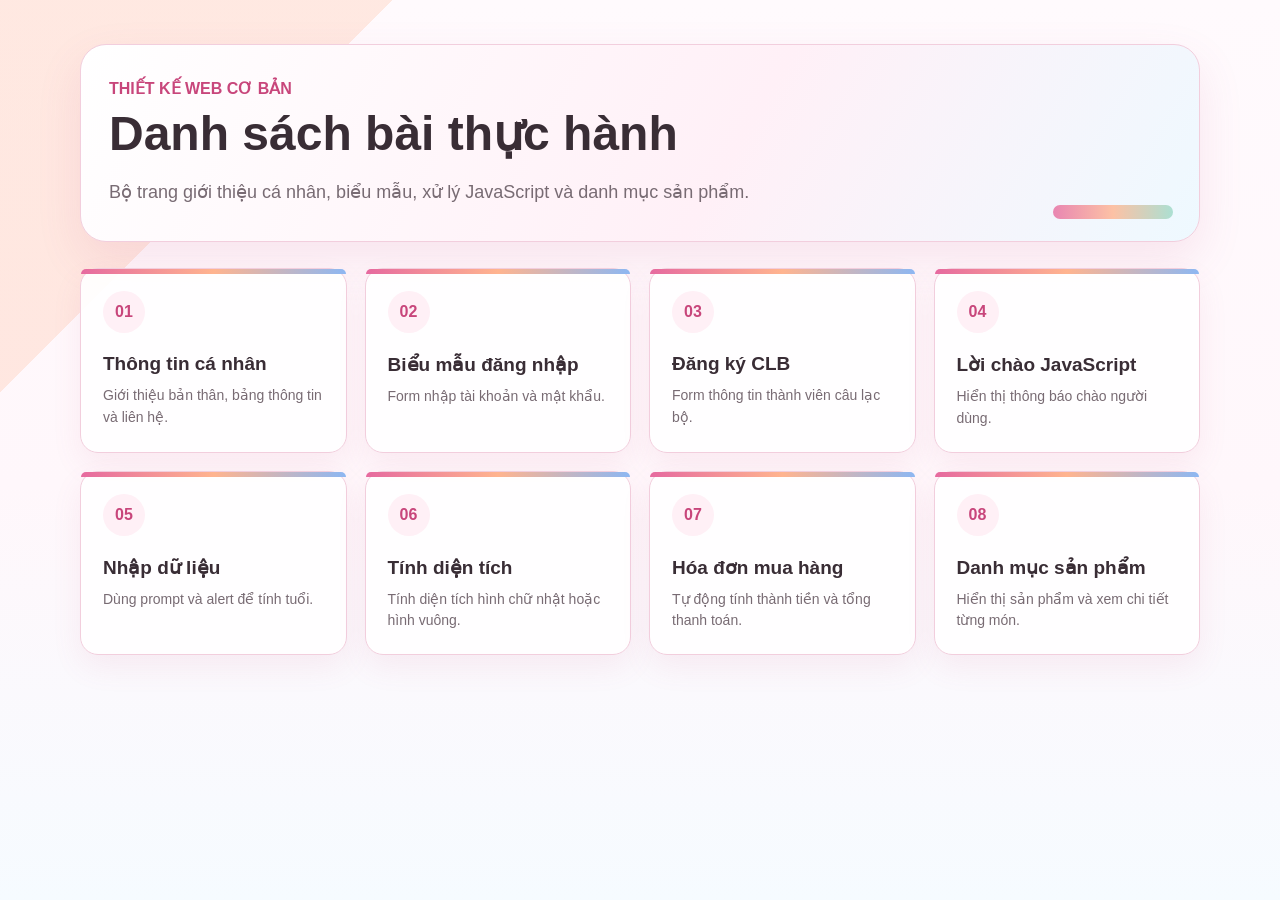
<file: index.html>
<!DOCTYPE html>
<html lang="vi">
<head>
    <meta charset="utf-8">
    <meta name="viewport" content="width=device-width, initial-scale=1.0">
    <title>Danh sách bài thực hành</title>
    <link rel="stylesheet" href="css/home.css">
</head>
<body>
    <main class="home">
        <section class="hero">
            <p class="eyebrow">Thiết kế web cơ bản</p>
            <h1>Danh sách bài thực hành</h1>
            <p class="summary">
                Bộ trang giới thiệu cá nhân, biểu mẫu, xử lý JavaScript và danh mục sản phẩm.
            </p>
        </section>

        <section class="lesson-grid" aria-label="Danh sách trang">
            <a class="lesson-card" href="html/page1.html">
                <span>01</span>
                <strong>Thông tin cá nhân</strong>
                <small>Giới thiệu bản thân, bảng thông tin và liên hệ.</small>
            </a>

            <a class="lesson-card" href="html/page2.html">
                <span>02</span>
                <strong>Biểu mẫu đăng nhập</strong>
                <small>Form nhập tài khoản và mật khẩu.</small>
            </a>

            <a class="lesson-card" href="html/page3.html">
                <span>03</span>
                <strong>Đăng ký CLB</strong>
                <small>Form thông tin thành viên câu lạc bộ.</small>
            </a>

            <a class="lesson-card" href="html/page4.html">
                <span>04</span>
                <strong>Lời chào JavaScript</strong>
                <small>Hiển thị thông báo chào người dùng.</small>
            </a>

            <a class="lesson-card" href="html/page5.html">
                <span>05</span>
                <strong>Nhập dữ liệu</strong>
                <small>Dùng prompt và alert để tính tuổi.</small>
            </a>

            <a class="lesson-card" href="html/page6.html">
                <span>06</span>
                <strong>Tính diện tích</strong>
                <small>Tính diện tích hình chữ nhật hoặc hình vuông.</small>
            </a>

            <a class="lesson-card" href="html/page7.html">
                <span>07</span>
                <strong>Hóa đơn mua hàng</strong>
                <small>Tự động tính thành tiền và tổng thanh toán.</small>
            </a>

            <a class="lesson-card" href="html/page8.html">
                <span>08</span>
                <strong>Danh mục sản phẩm</strong>
                <small>Hiển thị sản phẩm và xem chi tiết từng món.</small>
            </a>
        </section>
    </main>
</body>
</html>
</file>
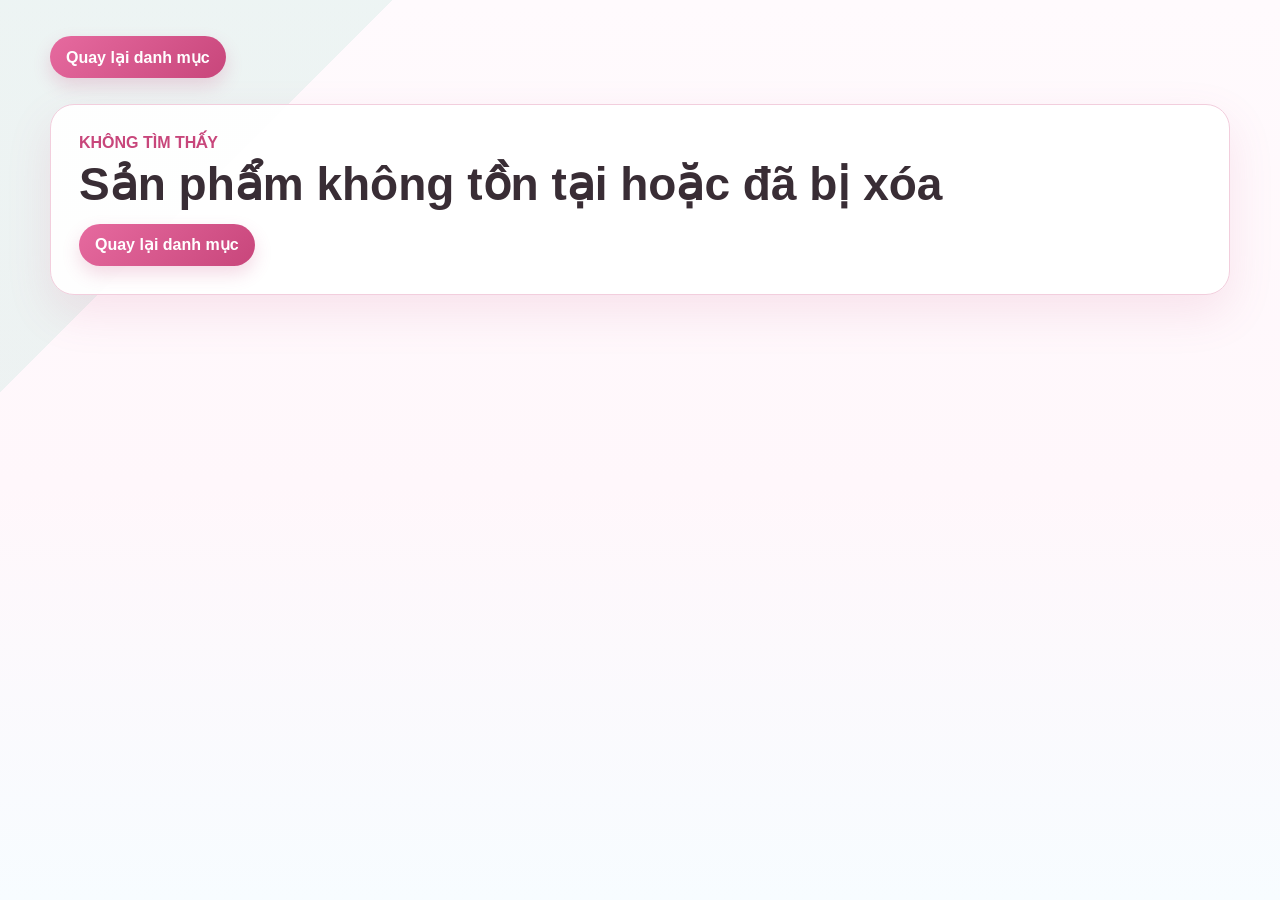
<file: html/chi-tiet.html>
<!DOCTYPE html>
<html lang="vi">
<head>
    <meta charset="utf-8">
    <meta name="viewport" content="width=device-width, initial-scale=1.0">
    <title>Chi tiết sản phẩm</title>
    <link rel="stylesheet" href="../css/style5.css">
</head>
<body>
    <main class="shop-page">
        <a href="page8.html" class="back-link">Quay lại danh mục</a>

        <section class="detail-card" id="container">
            <div class="detail-image">
                <img src="" alt="" id="image">
            </div>

            <div class="detail-info">
                <p class="eyebrow">Chi tiết sản phẩm</p>
                <h1 id="name"></h1>
                <p class="price" id="price"></p>
                <p class="description" id="description"></p>
            </div>
        </section>
    </main>

    <script src="../js/lib.js"></script>
    <script>
        const urlParams = new URLSearchParams(window.location.search);
        const productId = urlParams.get("masp");
        const foundProduct = products.find(obj => obj.id === productId);

        if (foundProduct) {
            document.getElementById("name").textContent = foundProduct.name;
            document.getElementById("price").textContent = foundProduct.price + " / sản phẩm";
            document.getElementById("description").innerHTML = foundProduct.description;
            document.getElementById("image").src = foundProduct.image;
            document.getElementById("image").alt = foundProduct.name;
        } else {
            document.getElementById("container").innerHTML = `
                <div class="empty-state">
                    <p class="eyebrow">Không tìm thấy</p>
                    <h1>Sản phẩm không tồn tại hoặc đã bị xóa</h1>
                    <a href="page8.html" class="button-link">Quay lại danh mục</a>
                </div>
            `;
        }
    </script>
</body>
</html>
</file>
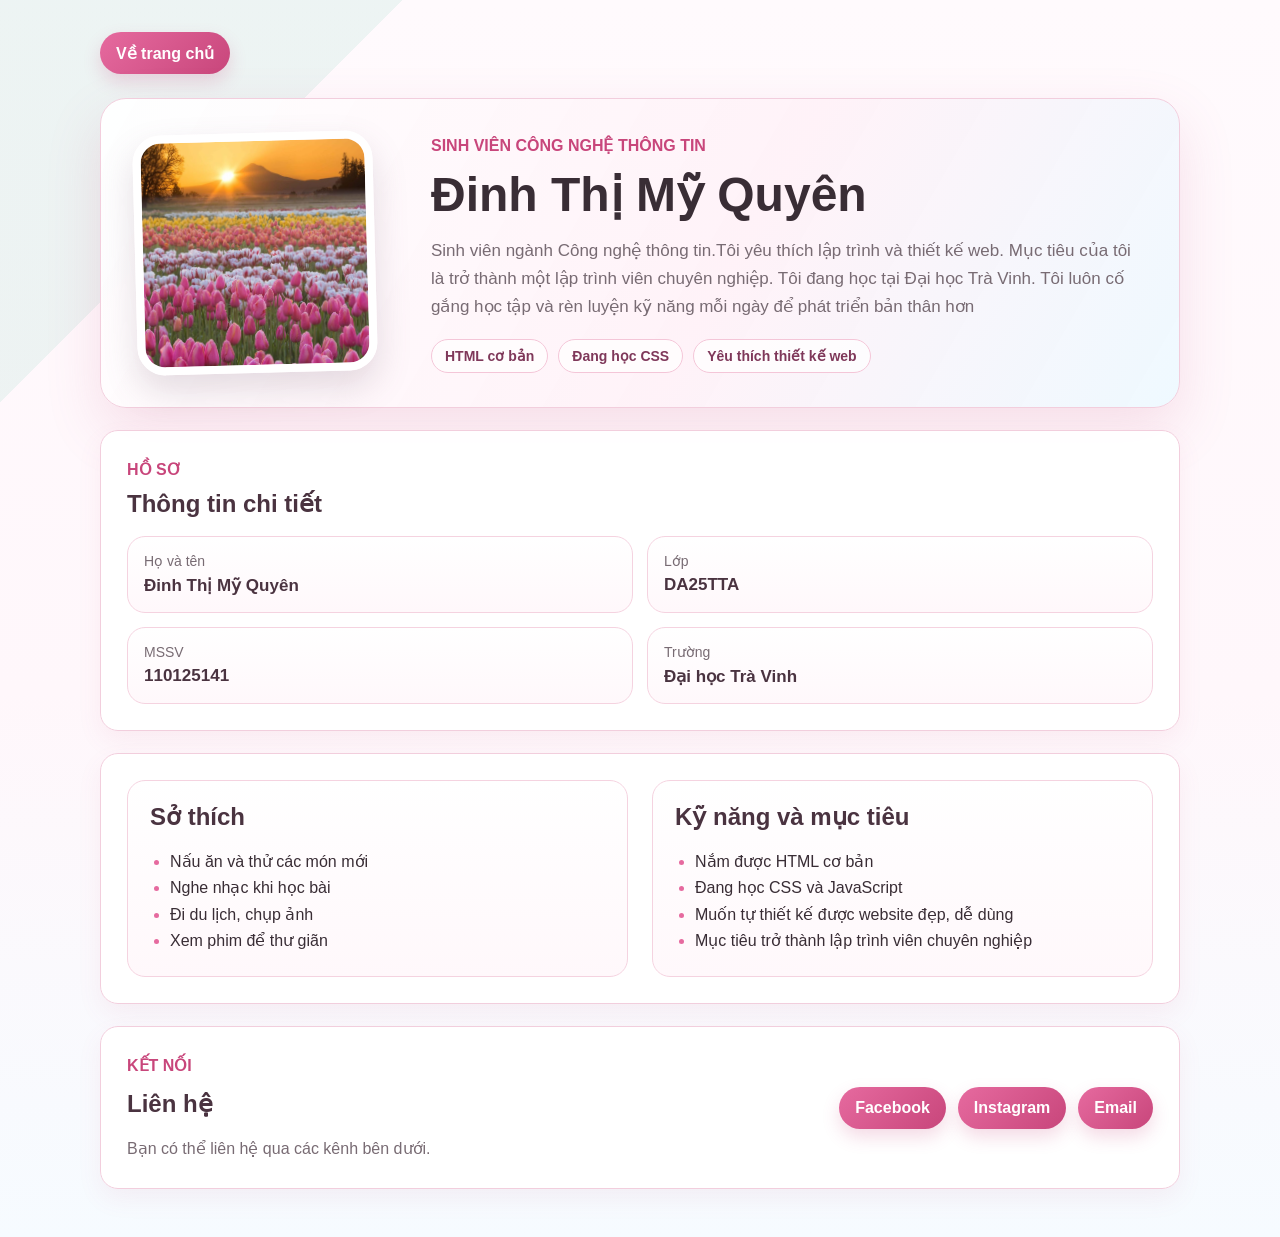
<file: html/page1.html>
<!DOCTYPE html>
<html lang="vi">

<head>
    <meta charset="utf-8">
    <meta name="viewport" content="width=device-width, initial-scale=1.0">
    <title>Trang thông tin cá nhân</title>
    <link rel="stylesheet" href="../css/style.css">
</head>

<body>
    <main class="container">
        <a class="back-link" href="../index.html">Về trang chủ</a>

        <section class="profile">
            <div class="profile-image">
                <img src="../assets/images/tulip.jpg" alt="Ảnh đại diện">
            </div>

            <div class="profile-content">
                <p class="eyebrow">Sinh viên Công nghệ thông tin</p>
                <h1>Đinh Thị Mỹ Quyên</h1>
                <p class="intro">
                    Sinh viên ngành Công nghệ thông tin.Tôi yêu thích lập trình và thiết kế web. Mục tiêu của tôi là trở
                    thành một lập trình viên chuyên nghiệp. Tôi đang học tại Đại học Trà Vinh. Tôi luôn cố gắng học tập
                    và rèn luyện kỹ năng mỗi ngày để phát triển bản thân hơn
                </p>

                <div class="profile-tags" aria-label="Điểm nổi bật">
                    <span>HTML cơ bản</span>
                    <span>Đang học CSS</span>
                    <span>Yêu thích thiết kế web</span>
                </div>
            </div>
        </section>

        <section class="section info-section">
            <div class="section-title">
                <p class="eyebrow">Hồ sơ</p>
                <h2>Thông tin chi tiết</h2>
            </div>

            <div class="info-grid">
                <div class="info-item">
                    <span>Họ và tên</span>
                    <strong>Đinh Thị Mỹ Quyên</strong>
                </div>
                <div class="info-item">
                    <span>Lớp</span>
                    <strong>DA25TTA</strong>
                </div>
                <div class="info-item">
                    <span>MSSV</span>
                    <strong>110125141</strong>
                </div>
                <div class="info-item">
                    <span>Trường</span>
                    <strong>Đại học Trà Vinh</strong>
                </div>
            </div>
        </section>

        <section class="section two-columns">
            <div class="soft-box">
                <h2>Sở thích</h2>
                <ul>
                    <li>Nấu ăn và thử các món mới</li>
                    <li>Nghe nhạc khi học bài</li>
                    <li>Đi du lịch, chụp ảnh</li>
                    <li>Xem phim để thư giãn</li>
                </ul>
            </div>

            <div class="soft-box">
                <h2>Kỹ năng và mục tiêu</h2>
                <ul>
                    <li>Nắm được HTML cơ bản</li>
                    <li>Đang học CSS và JavaScript</li>
                    <li>Muốn tự thiết kế được website đẹp, dễ dùng</li>
                    <li>Mục tiêu trở thành lập trình viên chuyên nghiệp</li>
                </ul>
            </div>
        </section>

        <section class="section contact-section">
            <div>
                <p class="eyebrow">Kết nối</p>
                <h2>Liên hệ</h2>
                <p class="contact-note">Bạn có thể liên hệ qua các kênh bên dưới.</p>
            </div>

            <div class="links">
                <a href="https://facebook.com" target="_blank" rel="noopener">Facebook</a>
                <a href="https://instagram.com" target="_blank" rel="noopener">Instagram</a>
                <a href="mailto:dinhthimyquyen950@gmail.com">Email</a>
            </div>
        </section>
    </main>
</body>

</html>
</file>
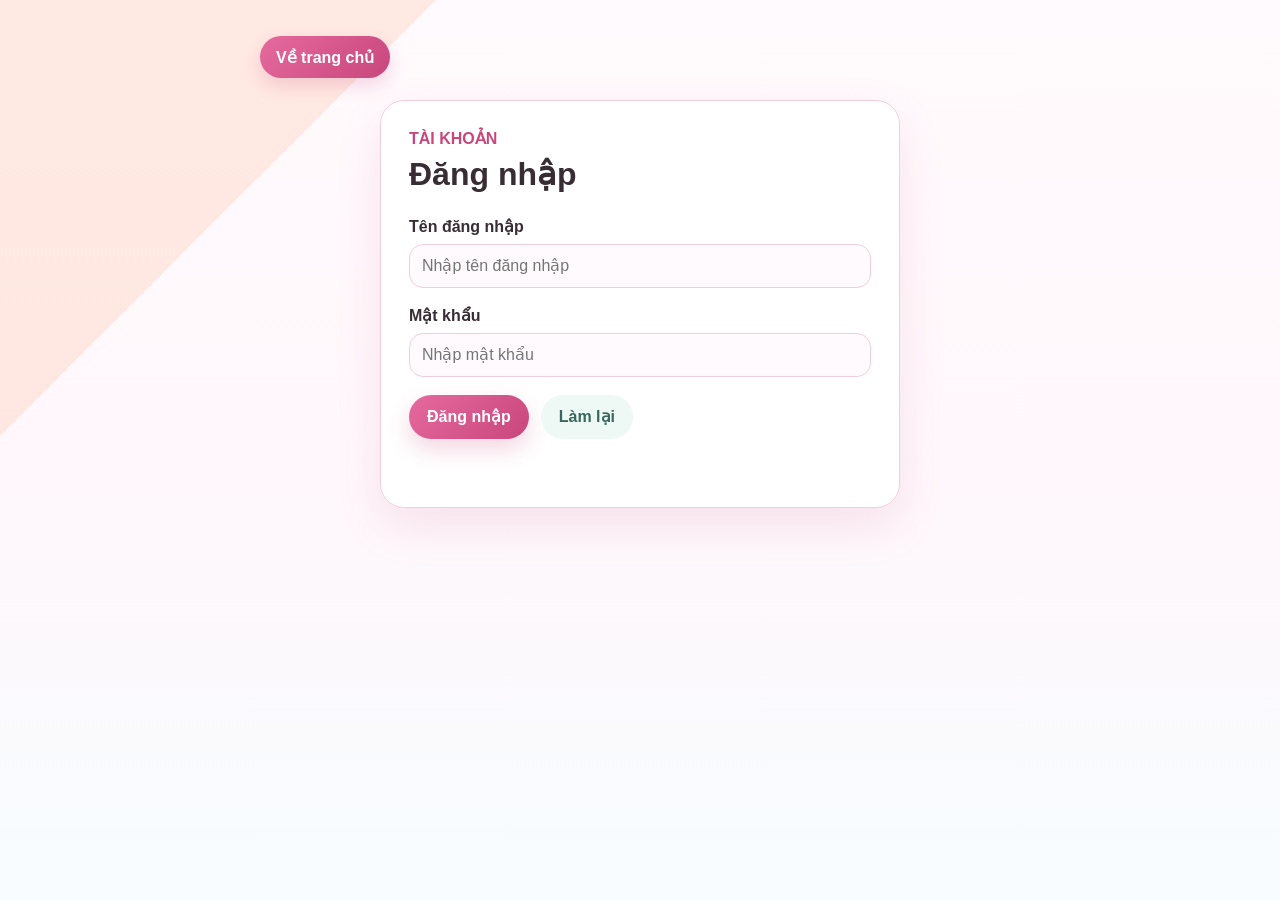
<file: html/page2.html>
<!DOCTYPE html>
<html lang="vi">
<head>
    <meta charset="utf-8">
    <meta name="viewport" content="width=device-width, initial-scale=1.0">
    <title>Biểu mẫu đăng nhập</title>
    <link rel="stylesheet" href="../css/style3.css">
</head>
<body>
    <main class="page">
        <a class="back-link" href="../index.html">Về trang chủ</a>

        <form class="form-card" id="frmLogin">
            <p class="eyebrow">Tài khoản</p>
            <h1>Đăng nhập</h1>

            <div class="form-group">
                <label for="txtUsername">Tên đăng nhập</label>
                <input class="form-control" type="text" id="txtUsername" name="txtUsername" placeholder="Nhập tên đăng nhập" required>
            </div>

            <div class="form-group">
                <label for="txtPassword">Mật khẩu</label>
                <input class="form-control" type="password" id="txtPassword" name="txtPassword" placeholder="Nhập mật khẩu" required>
            </div>

            <div class="form-actions">
                <button class="form-button primary" type="submit">Đăng nhập</button>
                <button class="form-button secondary" type="reset">Làm lại</button>
            </div>

            <p class="form-message" id="loginMessage" aria-live="polite"></p>
        </form>
    </main>

    <script>
        const loginForm = document.getElementById("frmLogin");
        const loginMessage = document.getElementById("loginMessage");

        loginForm.addEventListener("submit", function (event) {
            event.preventDefault();
            loginMessage.textContent = "Bạn đã nhập đầy đủ thông tin đăng nhập.";
        });

        loginForm.addEventListener("reset", function () {
            loginMessage.textContent = "";
        });
    </script>
</body>
</html>
</file>
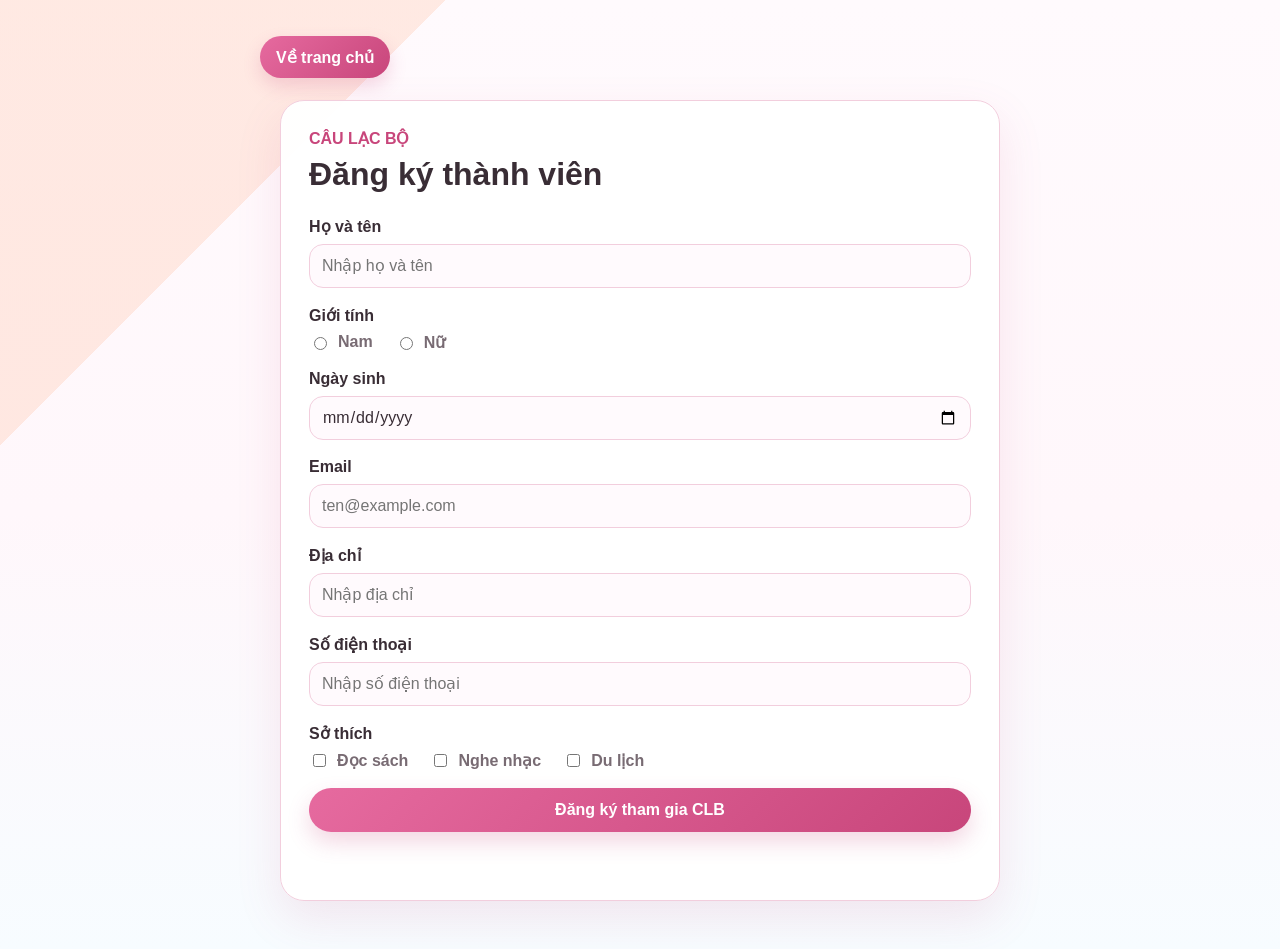
<file: html/page3.html>
<!DOCTYPE html>
<html lang="vi">
<head>
    <meta charset="utf-8">
    <meta name="viewport" content="width=device-width, initial-scale=1.0">
    <title>Form đăng ký CLB</title>
    <link rel="stylesheet" href="../css/style3.css">
</head>
<body>
    <main class="page">
        <a class="back-link" href="../index.html">Về trang chủ</a>

        <form class="form-card wide" id="frmDangki">
            <p class="eyebrow">Câu lạc bộ</p>
            <h1>Đăng ký thành viên</h1>

            <div class="form-group">
                <label for="txtUsername">Họ và tên</label>
                <input class="form-control" type="text" id="txtUsername" name="txtUsername" placeholder="Nhập họ và tên" required>
            </div>

            <div class="form-group">
                <span class="label-title">Giới tính</span>
                <div class="choice-row">
                    <label><input type="radio" name="gender" value="Nam" required> Nam</label>
                    <label><input type="radio" name="gender" value="Nữ"> Nữ</label>
                </div>
            </div>

            <div class="form-group">
                <label for="txtDate">Ngày sinh</label>
                <input class="form-control" type="date" id="txtDate" name="txtDate" required>
            </div>

            <div class="form-group">
                <label for="txtEmail">Email</label>
                <input class="form-control" type="email" id="txtEmail" name="txtEmail" placeholder="ten@example.com" required>
            </div>

            <div class="form-group">
                <label for="txtDiachi">Địa chỉ</label>
                <input class="form-control" type="text" id="txtDiachi" name="txtDiachi" placeholder="Nhập địa chỉ">
            </div>

            <div class="form-group">
                <label for="txtPhonenumber">Số điện thoại</label>
                <input class="form-control" type="tel" id="txtPhonenumber" name="txtPhonenumber" placeholder="Nhập số điện thoại">
            </div>

            <div class="form-group">
                <span class="label-title">Sở thích</span>
                <div class="choice-row">
                    <label><input type="checkbox" name="hobbies" value="reading"> Đọc sách</label>
                    <label><input type="checkbox" name="hobbies" value="music"> Nghe nhạc</label>
                    <label><input type="checkbox" name="hobbies" value="travel"> Du lịch</label>
                </div>
            </div>

            <button class="form-button primary full" type="submit">Đăng ký tham gia CLB</button>
            <p class="form-message" id="registerMessage" aria-live="polite"></p>
        </form>
    </main>

    <script>
        const registerForm = document.getElementById("frmDangki");
        const registerMessage = document.getElementById("registerMessage");

        registerForm.addEventListener("submit", function (event) {
            event.preventDefault();
            registerMessage.textContent = "Đăng ký thành công. Cảm ơn bạn đã tham gia CLB!";
        });
    </script>
</body>
</html>
</file>
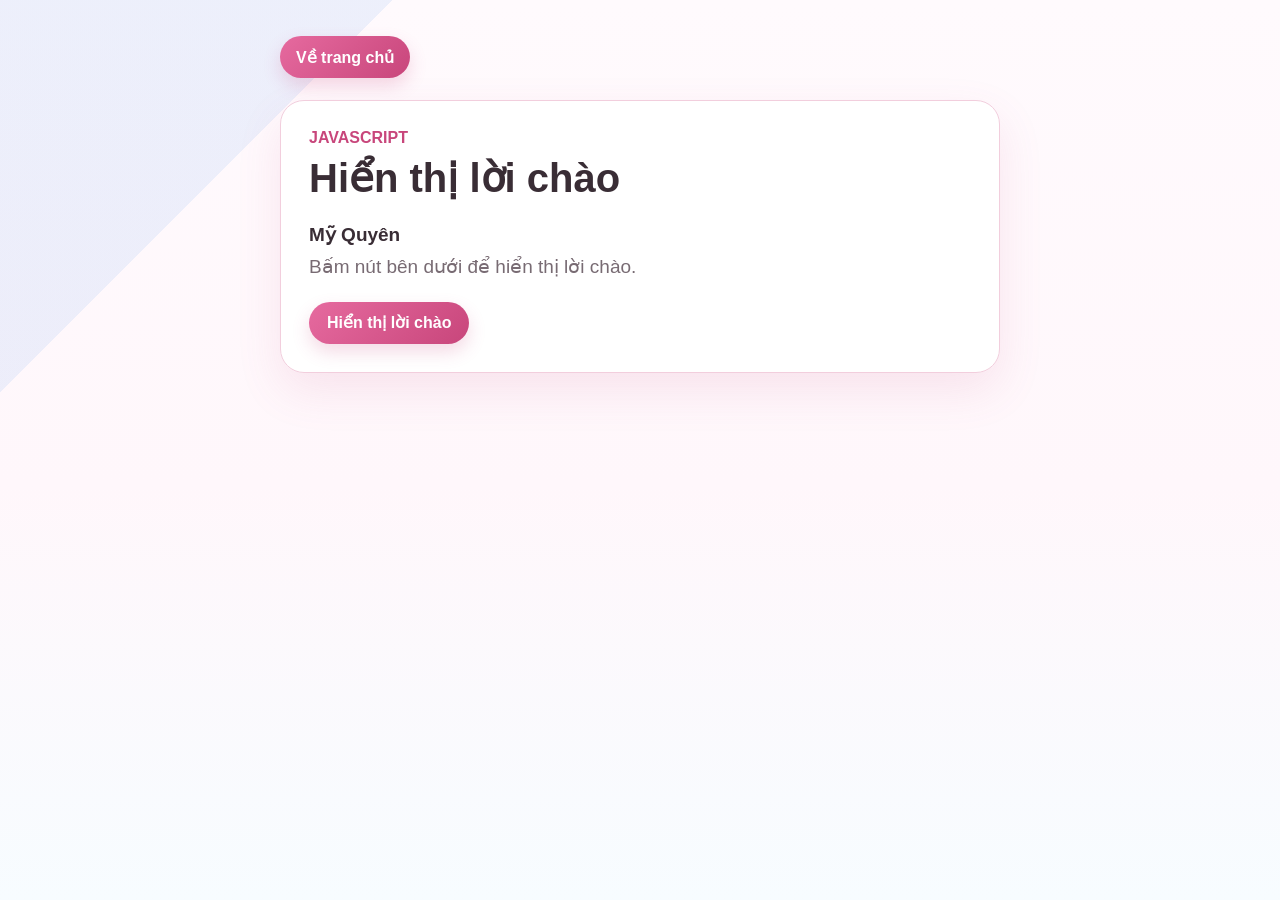
<file: html/page4.html>
<!DOCTYPE html>
<html lang="vi">
<head>
    <meta charset="utf-8">
    <meta name="viewport" content="width=device-width, initial-scale=1.0">
    <title>Hiển thị lời chào</title>
    <link rel="stylesheet" href="../css/style4.css">
</head>
<body>
    <main class="simple-page">
        <a class="back-link" href="../index.html">Về trang chủ</a>
        <section class="panel">
            <p class="eyebrow">JavaScript</p>
            <h1>Hiển thị lời chào</h1>
            <p id="name">Mỹ Quyên</p>
            <p class="result" id="result">Bấm nút bên dưới để hiển thị lời chào.</p>
            <button class="action-button" id="btnHello" type="button">Hiển thị lời chào</button>
        </section>
    </main>

    <script>
        const obj = document.getElementById("name");
        const result = document.getElementById("result");
        const btnHello = document.getElementById("btnHello");

        btnHello.addEventListener("click", function () {
            const message = "Xin chào " + obj.textContent.trim() + "! Hôm nay bạn thế nào?";
            result.textContent = message;
            window.alert(message);
        });
    </script>
</body>
</html>
</file>
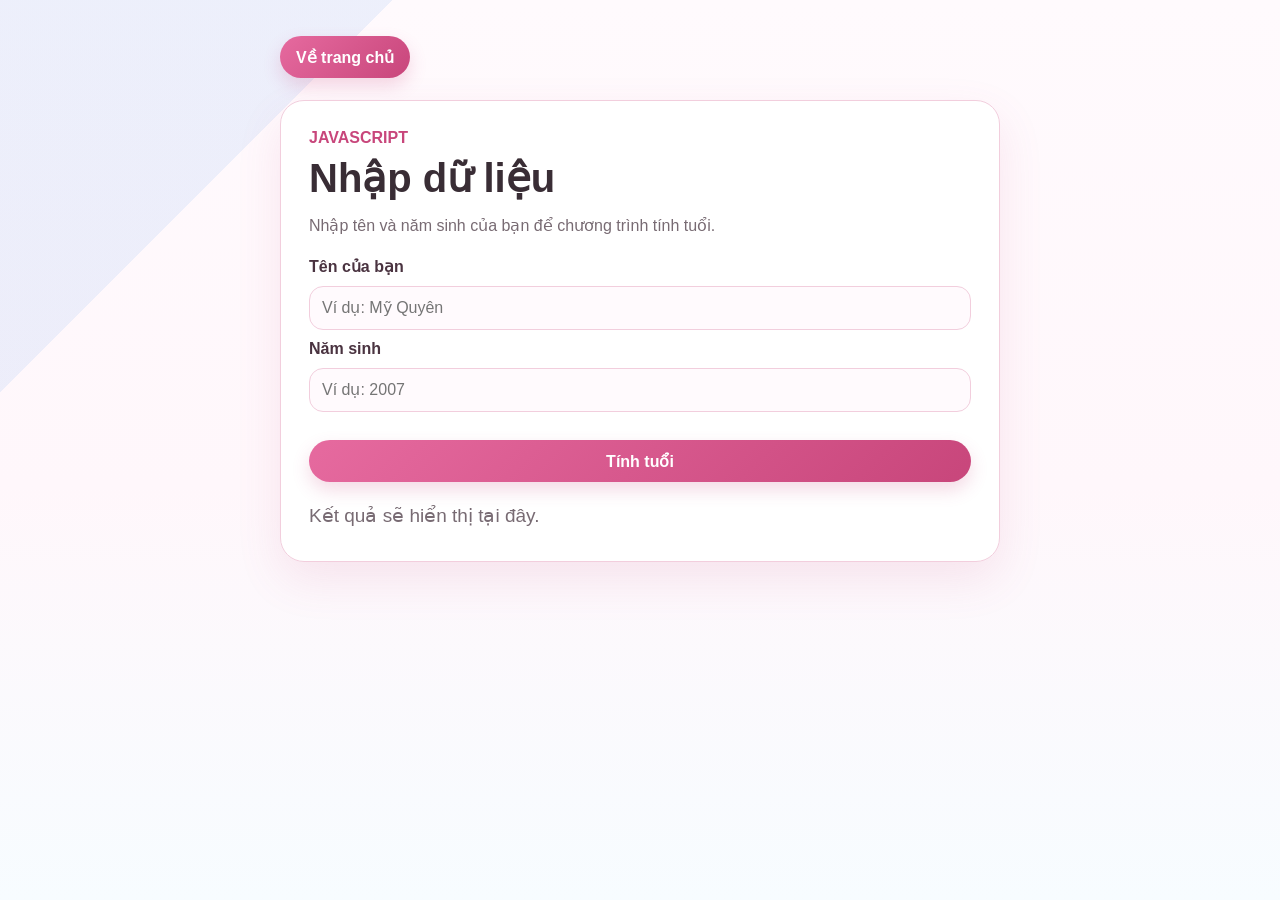
<file: html/page5.html>
<!DOCTYPE html>
<html lang="vi">
<head>
    <meta charset="utf-8">
    <meta name="viewport" content="width=device-width, initial-scale=1.0">
    <title>Nhập dữ liệu và tính tuổi</title>
    <link rel="stylesheet" href="../css/style4.css">
</head>
<body>
    <main class="simple-page">
        <a class="back-link" href="../index.html">Về trang chủ</a>

        <section class="panel">
            <p class="eyebrow">JavaScript</p>
            <h1>Nhập dữ liệu</h1>
            <p class="guide-text">Nhập tên và năm sinh của bạn để chương trình tính tuổi.</p>

            <form class="calc-form" id="ageForm">
                <label for="fullname">Tên của bạn</label>
                <input id="fullname" type="text" placeholder="Ví dụ: Mỹ Quyên" required>

                <label for="birthYear">Năm sinh</label>
                <input id="birthYear" type="number" min="1900" max="2026" placeholder="Ví dụ: 2007" required>

                <button class="action-button" type="submit">Tính tuổi</button>
            </form>

            <p class="result" id="result">Kết quả sẽ hiển thị tại đây.</p>
        </section>
    </main>

    <script>
        const ageForm = document.getElementById("ageForm");
        const fullname = document.getElementById("fullname");
        const birthYear = document.getElementById("birthYear");
        const result = document.getElementById("result");
        const currentYear = new Date().getFullYear();

        birthYear.max = currentYear;

        ageForm.addEventListener("submit", function (event) {
            event.preventDefault();

            const nameValue = fullname.value.trim();
            const yearValue = Number(birthYear.value);

            if (!nameValue) {
                result.textContent = "Bạn hãy nhập tên trước nhé.";
                fullname.focus();
                return;
            }

            if (!yearValue || yearValue < 1900 || yearValue > currentYear) {
                result.textContent = "Năm sinh phải nằm trong khoảng từ 1900 đến " + currentYear + ".";
                birthYear.focus();
                return;
            }

            const age = currentYear - yearValue;
            const message = "Xin chào " + nameValue + ", năm nay bạn " + age + " tuổi.";
            result.textContent = message;
            window.alert(message);
        });
    </script>
</body>
</html>
</file>
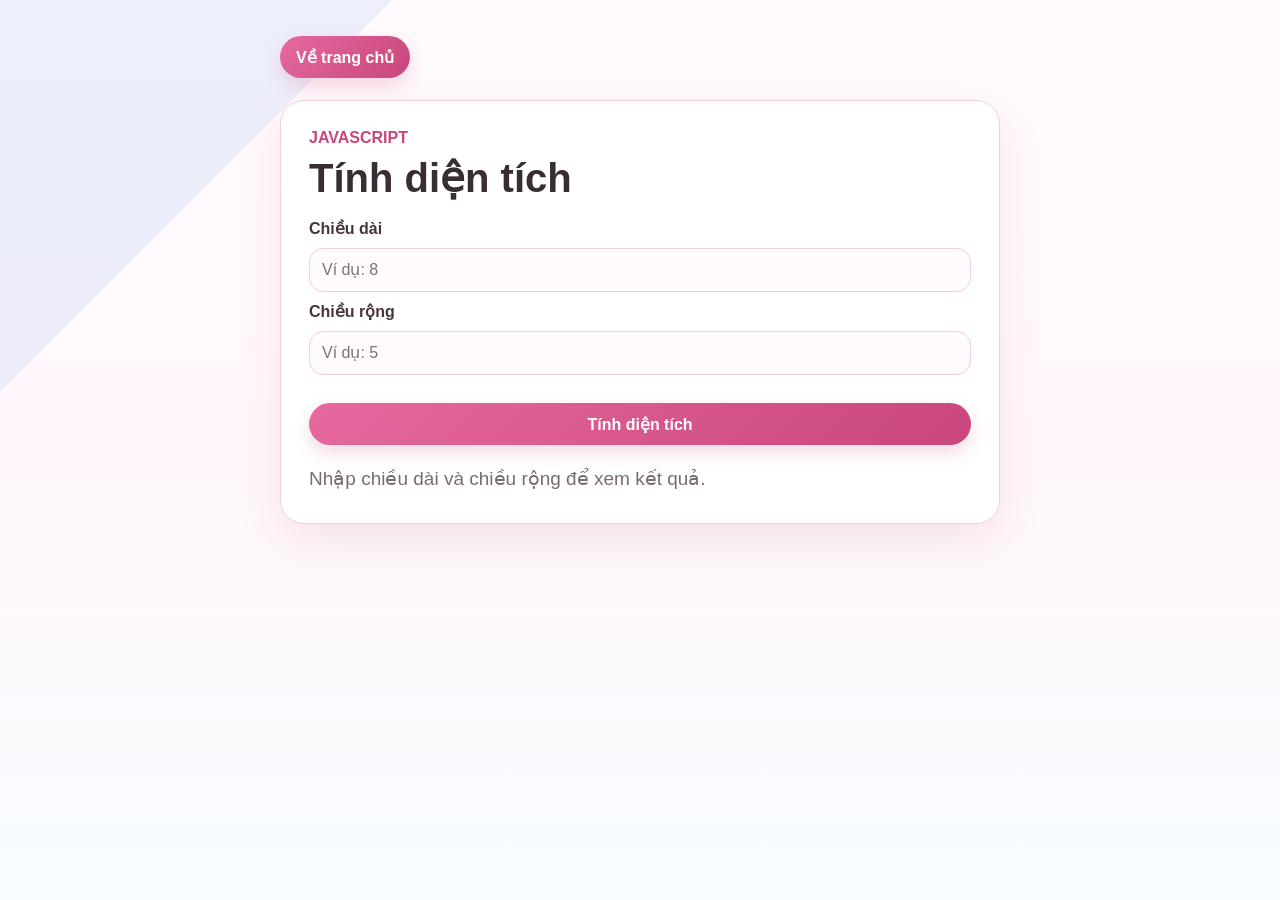
<file: html/page6.html>
<!DOCTYPE html>
<html lang="vi">
<head>
    <meta charset="utf-8">
    <meta name="viewport" content="width=device-width, initial-scale=1.0">
    <title>Tính diện tích hình chữ nhật</title>
    <link rel="stylesheet" href="../css/style4.css">
</head>
<body>
    <main class="simple-page">
        <a class="back-link" href="../index.html">Về trang chủ</a>
        <section class="panel">
            <p class="eyebrow">JavaScript</p>
            <h1>Tính diện tích</h1>

            <form class="calc-form" id="areaForm">
                <label for="length">Chiều dài</label>
                <input id="length" type="number" min="0.1" step="0.1" placeholder="Ví dụ: 8" required>

                <label for="width">Chiều rộng</label>
                <input id="width" type="number" min="0.1" step="0.1" placeholder="Ví dụ: 5" required>

                <button class="action-button" type="submit">Tính diện tích</button>
            </form>

            <p class="result" id="result">Nhập chiều dài và chiều rộng để xem kết quả.</p>
        </section>
    </main>

    <script>
        const areaForm = document.getElementById("areaForm");
        const result = document.getElementById("result");

        areaForm.addEventListener("submit", function (event) {
            event.preventDefault();

            const d = Number(document.getElementById("length").value);
            const r = Number(document.getElementById("width").value);

            if (d > 0 && r > 0) {
                const area = d * r;
                const message = d === r
                    ? "Diện tích hình vuông là: " + area
                    : "Diện tích hình chữ nhật là: " + area;
                result.textContent = message;
            } else {
                result.textContent = "Chiều dài và chiều rộng phải là số lớn hơn 0.";
            }
        });
    </script>
</body>
</html>
</file>
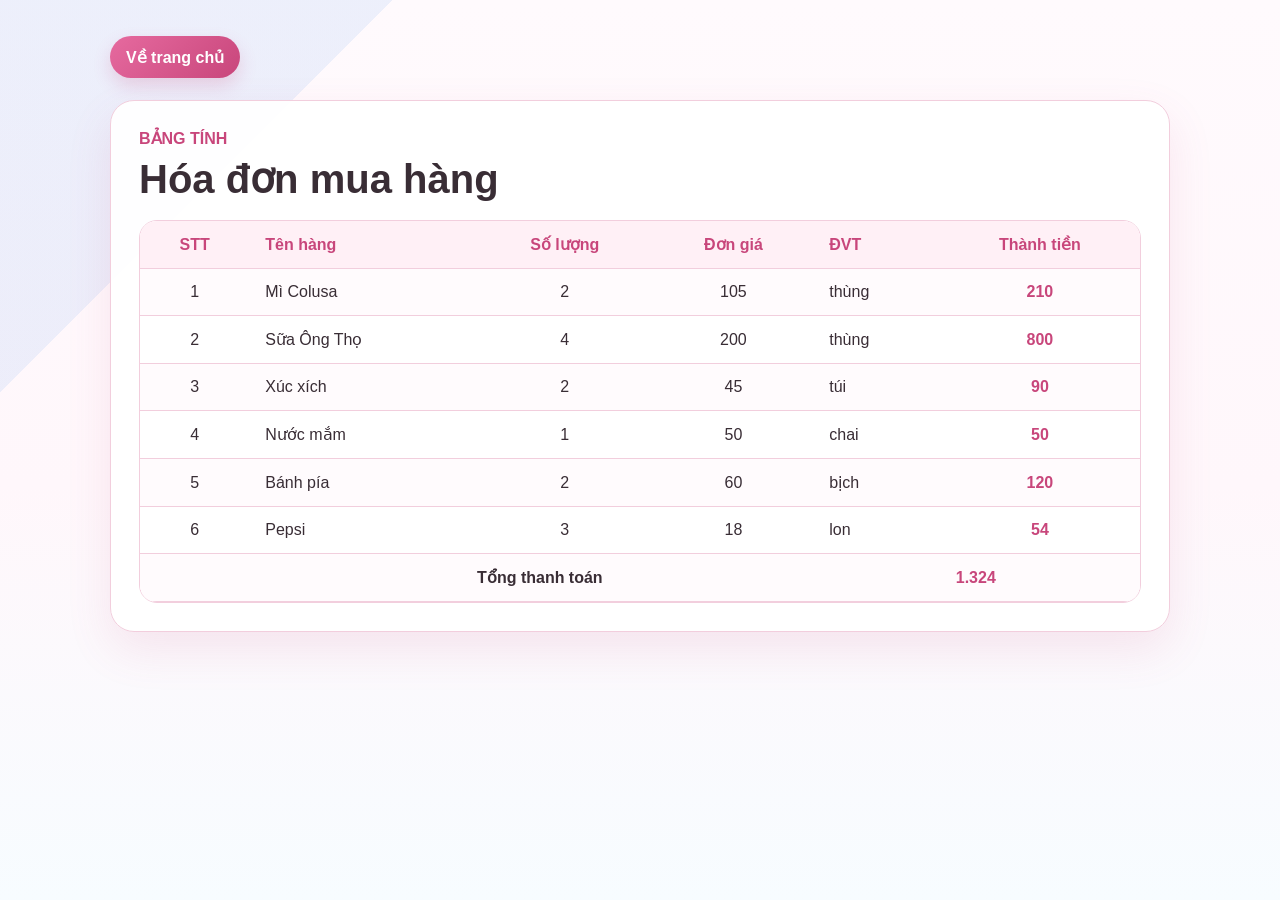
<file: html/page7.html>
<!DOCTYPE html>
<html lang="vi">
<head>
    <meta charset="utf-8">
    <meta name="viewport" content="width=device-width, initial-scale=1.0">
    <title>Hóa đơn mua hàng</title>
    <link rel="stylesheet" href="../css/style4.css">
</head>
<body>
    <main class="invoice-page">
        <a class="back-link" href="../index.html">Về trang chủ</a>
        <section class="panel table-panel">
            <p class="eyebrow">Bảng tính</p>
            <h1>Hóa đơn mua hàng</h1>

            <div class="table-wrap">
                <table>
                    <tr>
                        <th>STT</th>
                        <th>Tên hàng</th>
                        <th>Số lượng</th>
                        <th>Đơn giá</th>
                        <th>ĐVT</th>
                        <th>Thành tiền</th>
                    </tr>
                    <tr>
                        <td>1</td>
                        <td>Mì Colusa</td>
                        <td class="soluong">2</td>
                        <td class="dongia">105</td>
                        <td>thùng</td>
                        <td class="thanhtien">?</td>
                    </tr>
                    <tr>
                        <td>2</td>
                        <td>Sữa Ông Thọ</td>
                        <td class="soluong">4</td>
                        <td class="dongia">200</td>
                        <td>thùng</td>
                        <td class="thanhtien">?</td>
                    </tr>
                    <tr>
                        <td>3</td>
                        <td>Xúc xích</td>
                        <td class="soluong">2</td>
                        <td class="dongia">45</td>
                        <td>túi</td>
                        <td class="thanhtien">?</td>
                    </tr>
                    <tr>
                        <td>4</td>
                        <td>Nước mắm</td>
                        <td class="soluong">1</td>
                        <td class="dongia">50</td>
                        <td>chai</td>
                        <td class="thanhtien">?</td>
                    </tr>
                    <tr>
                        <td>5</td>
                        <td>Bánh pía</td>
                        <td class="soluong">2</td>
                        <td class="dongia">60</td>
                        <td>bịch</td>
                        <td class="thanhtien">?</td>
                    </tr>
                    <tr>
                        <td>6</td>
                        <td>Pepsi</td>
                        <td class="soluong">3</td>
                        <td class="dongia">18</td>
                        <td>lon</td>
                        <td class="thanhtien">?</td>
                    </tr>
                    <tr class="total-row">
                        <td colspan="5">Tổng thanh toán</td>
                        <td id="thanhtoan">?</td>
                    </tr>
                </table>
            </div>
        </section>
    </main>

    <script>
        const sl = document.getElementsByClassName("soluong");
        const dg = document.getElementsByClassName("dongia");
        const tt = document.getElementsByClassName("thanhtien");

        let tongthanhtoan = 0;
        for (let i = 0; i < sl.length; i++) {
            const thanhTien = Number(sl[i].textContent) * Number(dg[i].textContent);
            tt[i].textContent = thanhTien.toLocaleString("vi-VN");
            tongthanhtoan += thanhTien;
        }
        document.getElementById("thanhtoan").textContent = tongthanhtoan.toLocaleString("vi-VN");
    </script>
</body>
</html>
</file>
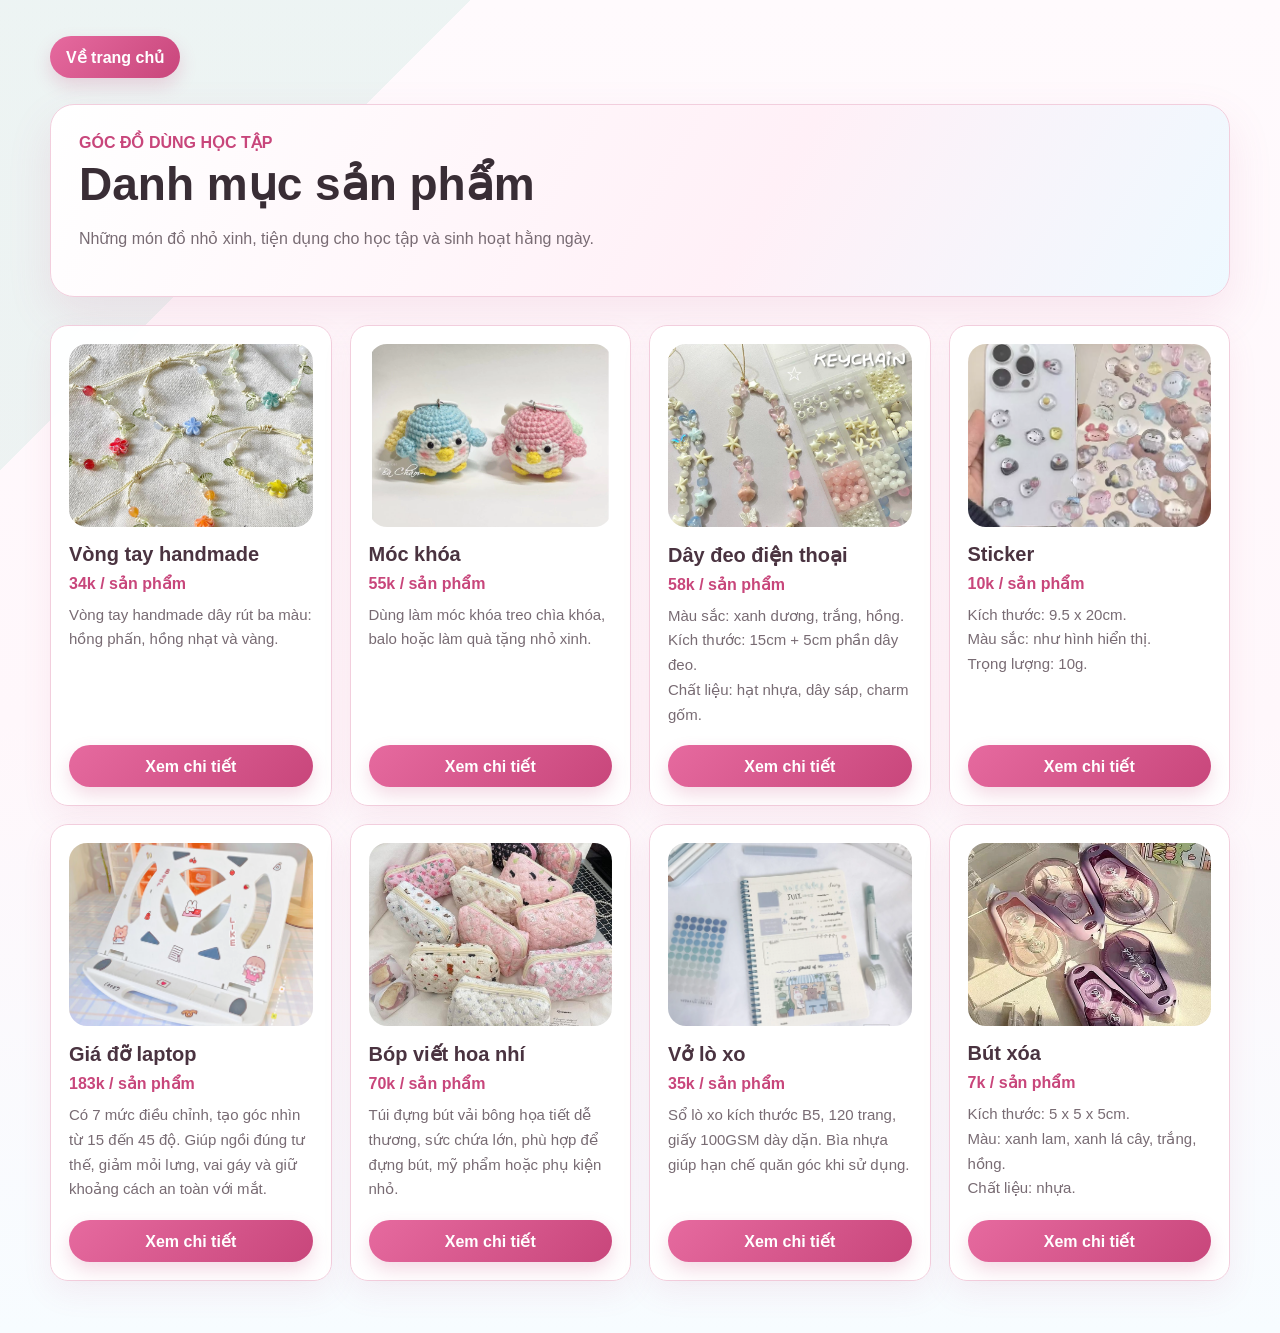
<file: html/page8.html>
<!DOCTYPE html>
<html lang="vi">
<head>
    <meta charset="utf-8">
    <meta name="viewport" content="width=device-width, initial-scale=1.0">
    <title>Danh mục sản phẩm</title>
    <link rel="stylesheet" href="../css/style5.css">
    <script src="../js/lib.js" defer></script>
</head>
<body>
    <main class="shop-page">
        <a class="back-link" href="../index.html">Về trang chủ</a>

        <section class="shop-hero">
            <p class="eyebrow">Góc đồ dùng học tập</p>
            <h1>Danh mục sản phẩm</h1>
            <p>Những món đồ nhỏ xinh, tiện dụng cho học tập và sinh hoạt hằng ngày.</p>
        </section>

        <section id="product-list" class="product-grid" aria-label="Danh sách sản phẩm"></section>
    </main>

    <script>
        window.addEventListener("DOMContentLoaded", function () {
            loadAllProducts(products);
        });
    </script>
</body>
</html>
</file>
<file: css/home.css>
:root {
    --bg: #fff7fb;
    --paper: #ffffff;
    --paper-soft: #fff0f6;
    --text: #392d35;
    --muted: #786b73;
    --pink: #e66a9f;
    --pink-dark: #c8467b;
    --peach: #ffb48f;
    --mint: #9bd9c7;
    --blue: #8db7f2;
    --line: #f2cedd;
    --radius: 18px;
    --radius-lg: 26px;
}

* {
    box-sizing: border-box;
}

body {
    margin: 0;
    min-height: 100vh;
    font-family: "Segoe UI", Tahoma, Arial, sans-serif;
    color: var(--text);
    background:
        linear-gradient(135deg, rgba(255, 180, 143, 0.25) 0 18%, transparent 18% 100%),
        linear-gradient(180deg, #fffafd 0%, var(--bg) 54%, #f6fbff 100%);
}

.home {
    width: min(1120px, calc(100% - 32px));
    margin: 0 auto;
    padding: 44px 0 52px;
}

.hero {
    position: relative;
    margin-bottom: 26px;
    padding: 34px 28px;
    border: 1px solid var(--line);
    border-radius: var(--radius-lg);
    background: linear-gradient(120deg, #ffffff 0%, #fff0f7 58%, #eef9ff 100%);
    box-shadow: 0 18px 45px rgba(201, 86, 129, 0.12);
    overflow: hidden;
    animation: fadeUp 0.55s ease both;
}

.hero::after {
    content: "";
    position: absolute;
    right: 26px;
    bottom: 22px;
    width: 120px;
    height: 14px;
    border-radius: 999px;
    background: linear-gradient(90deg, var(--pink), var(--peach), var(--mint));
    opacity: 0.8;
}

.eyebrow {
    margin: 0 0 10px;
    color: var(--pink-dark);
    font-weight: 800;
    text-transform: uppercase;
    letter-spacing: 0;
}

h1 {
    margin: 0;
    font-size: 48px;
    line-height: 1.1;
}

.summary {
    max-width: 680px;
    margin: 16px 0 0;
    color: var(--muted);
    font-size: 18px;
    line-height: 1.7;
}

.lesson-grid {
    display: grid;
    grid-template-columns: repeat(auto-fit, minmax(240px, 1fr));
    gap: 18px;
}

.lesson-card {
    position: relative;
    min-height: 178px;
    padding: 22px;
    border: 1px solid var(--line);
    border-radius: var(--radius);
    background: rgba(255, 255, 255, 0.92);
    color: inherit;
    text-decoration: none;
    box-shadow: 0 12px 30px rgba(201, 86, 129, 0.09);
    transition: transform 0.22s ease, box-shadow 0.22s ease, border-color 0.22s ease;
    animation: fadeUp 0.55s ease both;
}

.lesson-card:nth-child(2n) {
    animation-delay: 0.05s;
}

.lesson-card:nth-child(3n) {
    animation-delay: 0.1s;
}

.lesson-card::before {
    content: "";
    position: absolute;
    inset: 0 0 auto;
    height: 5px;
    border-radius: var(--radius) var(--radius) 0 0;
    background: linear-gradient(90deg, var(--pink), var(--peach), var(--blue));
}

.lesson-card:hover,
.lesson-card:focus-visible {
    transform: translateY(-6px);
    border-color: #eda5c1;
    box-shadow: 0 20px 42px rgba(201, 86, 129, 0.16);
    outline: none;
}

.lesson-card span {
    display: inline-grid;
    place-items: center;
    width: 42px;
    height: 42px;
    margin-bottom: 20px;
    border-radius: 50%;
    background: #fff0f6;
    color: var(--pink-dark);
    font-weight: 800;
}

.lesson-card strong {
    display: block;
    margin-bottom: 10px;
    font-size: 19px;
}

.lesson-card small {
    display: block;
    color: var(--muted);
    font-size: 14px;
    line-height: 1.55;
}

@media (max-width: 640px) {
    .home {
        width: min(100% - 24px, 1120px);
        padding: 26px 0 36px;
    }

    .hero {
        padding: 24px 18px;
    }

    .hero::after {
        display: none;
    }

    h1 {
        font-size: 36px;
    }
}

@keyframes fadeUp {
    from {
        opacity: 0;
        transform: translateY(14px);
    }

    to {
        opacity: 1;
        transform: translateY(0);
    }
}
</file>
<file: css/style5.css>
:root {
    --bg: #fff7fb;
    --paper: #ffffff;
    --text: #392d35;
    --muted: #786b73;
    --pink: #e66a9f;
    --pink-dark: #c8467b;
    --peach: #ffb48f;
    --mint: #9bd9c7;
    --blue: #8db7f2;
    --line: #f2cedd;
    --radius: 18px;
    --radius-lg: 24px;
}

* {
    box-sizing: border-box;
}

body {
    margin: 0;
    min-height: 100vh;
    font-family: "Segoe UI", Tahoma, Arial, sans-serif;
    color: var(--text);
    background:
        linear-gradient(135deg, rgba(155, 217, 199, 0.18) 0 18%, transparent 18% 100%),
        linear-gradient(180deg, #fffafd 0%, var(--bg) 54%, #f7fcff 100%);
}

.shop-page {
    width: min(1180px, calc(100% - 32px));
    margin: 0 auto;
    padding: 36px 0 52px;
}

.back-link,
.button-link {
    display: inline-flex;
    align-items: center;
    justify-content: center;
    min-height: 42px;
    padding: 10px 16px;
    border-radius: 999px;
    background: linear-gradient(135deg, var(--pink), var(--pink-dark));
    color: #ffffff;
    font-weight: 800;
    text-decoration: none;
    box-shadow: 0 8px 18px rgba(200, 70, 123, 0.2);
    transition: transform 0.2s ease, box-shadow 0.2s ease, filter 0.2s ease;
}

.back-link:hover,
.button-link:hover {
    transform: translateY(-2px);
    filter: brightness(1.03);
    box-shadow: 0 12px 24px rgba(200, 70, 123, 0.26);
}

.shop-hero {
    margin: 26px 0 28px;
    padding: 28px;
    border: 1px solid var(--line);
    border-radius: var(--radius-lg);
    background: linear-gradient(120deg, #ffffff 0%, #fff0f7 60%, #eef9ff 100%);
    box-shadow: 0 18px 45px rgba(201, 86, 129, 0.12);
    animation: fadeUp 0.55s ease both;
}

.eyebrow {
    margin: 0 0 8px;
    color: var(--pink-dark);
    font-weight: 800;
    text-transform: uppercase;
    letter-spacing: 0;
}

h1 {
    margin: 0 0 14px;
    font-size: 46px;
    line-height: 1.08;
}

.shop-hero p:last-child,
.description {
    color: var(--muted);
    line-height: 1.65;
}

.product-grid {
    display: grid;
    grid-template-columns: repeat(auto-fit, minmax(250px, 1fr));
    gap: 18px;
}

.product-card {
    position: relative;
    display: flex;
    min-height: 100%;
    flex-direction: column;
    padding: 18px;
    border: 1px solid var(--line);
    border-radius: var(--radius);
    background: rgba(255, 255, 255, 0.95);
    box-shadow: 0 12px 30px rgba(201, 86, 129, 0.09);
    transition: transform 0.22s ease, box-shadow 0.22s ease, border-color 0.22s ease;
    animation: fadeUp 0.55s ease both;
}

.product-card:nth-child(2n) {
    animation-delay: 0.05s;
}

.product-card:nth-child(3n) {
    animation-delay: 0.1s;
}

.product-card:hover {
    transform: translateY(-6px);
    border-color: #eda5c1;
    box-shadow: 0 20px 42px rgba(201, 86, 129, 0.16);
}

.product-card img {
    width: 100%;
    aspect-ratio: 4 / 3;
    object-fit: cover;
    border-radius: var(--radius);
    background: #fff0f6;
}

.product-card h2 {
    margin: 16px 0 8px;
    color: #4a3340;
    font-size: 20px;
}

.price {
    margin: 0 0 10px;
    color: var(--pink-dark);
    font-weight: 800;
}

.product-card .description {
    flex: 1;
    margin: 0 0 18px;
    font-size: 15px;
}

.detail-card {
    display: grid;
    grid-template-columns: minmax(260px, 420px) 1fr;
    gap: 34px;
    align-items: center;
    margin-top: 26px;
    padding: 28px;
    border: 1px solid var(--line);
    border-radius: var(--radius-lg);
    background: rgba(255, 255, 255, 0.96);
    box-shadow: 0 18px 45px rgba(201, 86, 129, 0.13);
    animation: fadeUp 0.55s ease both;
}

.detail-image img {
    width: 100%;
    aspect-ratio: 1;
    border: 6px solid #ffffff;
    border-radius: 20px;
    object-fit: cover;
    box-shadow: 0 12px 30px rgba(122, 88, 108, 0.18);
}

.detail-info .description {
    font-size: 17px;
}

.empty-state {
    grid-column: 1 / -1;
}

@media (max-width: 760px) {
    .detail-card {
        grid-template-columns: 1fr;
        padding: 20px;
    }

    .shop-hero {
        padding: 20px;
    }

    h1 {
        font-size: 34px;
    }
}

@keyframes fadeUp {
    from {
        opacity: 0;
        transform: translateY(14px);
    }

    to {
        opacity: 1;
        transform: translateY(0);
    }
}
</file>
<file: css/style.css>
:root {
    --bg: #fff7fb;
    --paper: #ffffff;
    --paper-soft: #fff0f6;
    --text: #392d35;
    --muted: #786b73;
    --pink: #e66a9f;
    --pink-dark: #c8467b;
    --peach: #ffb48f;
    --mint: #9bd9c7;
    --blue: #8db7f2;
    --line: #f2cedd;
    --radius: 18px;
    --radius-lg: 26px;
}

* {
    box-sizing: border-box;
}

body {
    margin: 0;
    font-family: "Segoe UI", Tahoma, Arial, sans-serif;
    color: var(--text);
    background:
        linear-gradient(135deg, rgba(155, 217, 199, 0.18) 0 16%, transparent 16% 100%),
        linear-gradient(180deg, #fffafd 0%, var(--bg) 56%, #f6fbff 100%);
}

.container {
    width: min(1080px, calc(100% - 32px));
    margin: 0 auto;
    padding: 32px 0 48px;
}

.back-link,
.links a {
    display: inline-flex;
    align-items: center;
    justify-content: center;
    min-height: 42px;
    padding: 10px 16px;
    border-radius: 999px;
    background: linear-gradient(135deg, var(--pink), var(--pink-dark));
    color: #ffffff;
    font-weight: 700;
    text-decoration: none;
    box-shadow: 0 8px 18px rgba(200, 70, 123, 0.2);
    transition: transform 0.2s ease, box-shadow 0.2s ease, filter 0.2s ease;
}

.back-link:hover,
.links a:hover {
    transform: translateY(-2px);
    filter: brightness(1.03);
    box-shadow: 0 12px 24px rgba(200, 70, 123, 0.26);
}

.profile {
    display: grid;
    grid-template-columns: 260px 1fr;
    gap: 36px;
    align-items: center;
    margin-top: 24px;
    padding: 34px;
    border: 1px solid var(--line);
    border-radius: var(--radius-lg);
    background:
        linear-gradient(120deg, rgba(255, 255, 255, 0.94) 0%, rgba(255, 242, 248, 0.98) 58%, rgba(238, 249, 255, 0.96) 100%);
    box-shadow: 0 22px 55px rgba(201, 86, 129, 0.16);
    animation: fadeUp 0.55s ease both;
}

.profile-image img {
    width: 240px;
    height: 240px;
    display: block;
    border: 8px solid #ffffff;
    border-radius: 28px;
    object-fit: cover;
    box-shadow: 0 16px 34px rgba(122, 88, 108, 0.2);
    transform: rotate(-1.5deg);
}

.eyebrow {
    margin: 0 0 10px;
    color: var(--pink-dark);
    font-weight: 800;
    text-transform: uppercase;
    letter-spacing: 0;
}

h1 {
    margin: 0 0 16px;
    font-size: 48px;
    line-height: 1.08;
}

h2 {
    margin: 0 0 18px;
    color: #4a3340;
    font-size: 24px;
}

p,
li,
td,
th {
    line-height: 1.65;
}

.intro {
    max-width: 720px;
    margin: 0;
    color: var(--muted);
    font-size: 17px;
}

.profile-tags {
    display: flex;
    flex-wrap: wrap;
    gap: 10px;
    margin-top: 18px;
}

.profile-tags span {
    display: inline-flex;
    align-items: center;
    min-height: 34px;
    padding: 7px 13px;
    border: 1px solid #f4c6d8;
    border-radius: 999px;
    background: rgba(255, 255, 255, 0.72);
    color: #7f385a;
    font-size: 14px;
    font-weight: 700;
}

.section {
    margin-top: 22px;
    padding: 26px;
    border: 1px solid var(--line);
    border-radius: var(--radius);
    background: rgba(255, 255, 255, 0.94);
    box-shadow: 0 10px 24px rgba(201, 86, 129, 0.08);
    animation: fadeUp 0.55s ease both;
}

.section:nth-of-type(2) {
    animation-delay: 0.05s;
}

.section:nth-of-type(3) {
    animation-delay: 0.1s;
}

.two-columns {
    display: grid;
    grid-template-columns: repeat(2, 1fr);
    gap: 24px;
}

.section-title {
    margin-bottom: 18px;
}

.section-title h2,
.section-title .eyebrow {
    margin-bottom: 6px;
}

.info-grid {
    display: grid;
    grid-template-columns: repeat(2, 1fr);
    gap: 14px;
}

.info-item,
.soft-box {
    border: 1px solid #f5d3e0;
    border-radius: var(--radius);
    background: linear-gradient(180deg, #ffffff, #fff8fb);
}

.info-item {
    padding: 16px;
}

.info-item span {
    display: block;
    margin-bottom: 6px;
    color: var(--muted);
    font-size: 14px;
}

.info-item strong {
    color: #4a3340;
    font-size: 17px;
}

.soft-box {
    padding: 22px;
}

table {
    width: 100%;
    border-collapse: collapse;
    overflow: hidden;
    border-radius: var(--radius);
}

th,
td {
    padding: 14px 16px;
    border-bottom: 1px solid var(--line);
    text-align: left;
}

th {
    background: #fff0f6;
    color: var(--pink-dark);
}

tr:nth-child(even) td {
    background: #fffbfd;
}

tr:last-child td {
    border-bottom: 0;
}

ul {
    margin: 0;
    padding-left: 20px;
}

li::marker {
    color: var(--pink);
}

.links {
    display: flex;
    flex-wrap: wrap;
    gap: 12px;
}

.contact-section {
    display: flex;
    align-items: center;
    justify-content: space-between;
    gap: 20px;
}

.contact-note {
    margin: 0;
    color: var(--muted);
}

@media (max-width: 760px) {
    .profile,
    .two-columns,
    .info-grid,
    .contact-section {
        grid-template-columns: 1fr;
    }

    .contact-section {
        align-items: flex-start;
        flex-direction: column;
    }

    .profile-image img {
        width: 100%;
        height: auto;
        aspect-ratio: 1;
    }

    .section,
    .profile {
        padding: 20px;
    }

    h1 {
        font-size: 34px;
    }
}

@keyframes fadeUp {
    from {
        opacity: 0;
        transform: translateY(14px);
    }

    to {
        opacity: 1;
        transform: translateY(0);
    }
}
</file>
<file: css/style3.css>
:root {
    --bg: #fff7fb;
    --paper: #ffffff;
    --text: #392d35;
    --muted: #786b73;
    --pink: #e66a9f;
    --pink-dark: #c8467b;
    --peach: #ffb48f;
    --mint: #9bd9c7;
    --blue: #8db7f2;
    --line: #f2cedd;
    --radius: 18px;
    --radius-lg: 24px;
}

* {
    box-sizing: border-box;
}

body {
    margin: 0;
    min-height: 100vh;
    font-family: "Segoe UI", Tahoma, Arial, sans-serif;
    color: var(--text);
    background:
        linear-gradient(135deg, rgba(255, 180, 143, 0.24) 0 20%, transparent 20% 100%),
        linear-gradient(180deg, #fffafd 0%, var(--bg) 54%, #f7fcff 100%);
}

.page {
    width: min(760px, calc(100% - 32px));
    margin: 0 auto;
    padding: 36px 0 48px;
}

.back-link {
    display: inline-flex;
    align-items: center;
    min-height: 42px;
    margin-bottom: 22px;
    padding: 10px 16px;
    border-radius: 999px;
    background: linear-gradient(135deg, var(--pink), var(--pink-dark));
    color: #ffffff;
    font-weight: 700;
    text-decoration: none;
    box-shadow: 0 8px 18px rgba(200, 70, 123, 0.2);
}

.form-card {
    max-width: 520px;
    margin: 0 auto;
    padding: 28px;
    border: 1px solid var(--line);
    border-radius: var(--radius-lg);
    background: rgba(255, 255, 255, 0.96);
    box-shadow: 0 18px 45px rgba(201, 86, 129, 0.13);
    animation: fadeUp 0.55s ease both;
}

.form-card.wide {
    max-width: 720px;
}

.eyebrow {
    margin: 0 0 8px;
    color: var(--pink-dark);
    font-weight: 800;
    text-transform: uppercase;
    letter-spacing: 0;
}

h1 {
    margin: 0 0 24px;
    font-size: 32px;
    line-height: 1.15;
}

.form-group {
    margin-bottom: 18px;
}

label,
.label-title {
    display: block;
    margin-bottom: 8px;
    font-weight: 700;
}

.form-control {
    width: 100%;
    min-height: 44px;
    padding: 10px 12px;
    border: 1px solid var(--line);
    border-radius: 14px;
    background: #fffafd;
    color: var(--text);
    font-family: inherit;
    font-size: 16px;
}

.form-control:focus {
    border-color: var(--pink);
    background: #ffffff;
    outline: 3px solid rgba(230, 106, 159, 0.18);
}

.choice-row {
    display: flex;
    flex-wrap: wrap;
    gap: 12px 22px;
}

.choice-row label {
    display: inline-flex;
    align-items: center;
    gap: 8px;
    margin: 0;
    color: var(--muted);
    font-weight: 600;
}

input[type="radio"],
input[type="checkbox"] {
    accent-color: var(--pink);
}

.form-actions {
    display: flex;
    gap: 12px;
}

.form-button {
    min-height: 44px;
    padding: 10px 18px;
    border: 0;
    border-radius: 999px;
    font-family: inherit;
    font-size: 16px;
    font-weight: 800;
    cursor: pointer;
    transition: transform 0.2s ease, box-shadow 0.2s ease;
}

.form-button:hover {
    transform: translateY(-2px);
}

.form-button.primary {
    background: linear-gradient(135deg, var(--pink), var(--pink-dark));
    color: #ffffff;
    box-shadow: 0 10px 22px rgba(200, 70, 123, 0.22);
}

.form-button.secondary {
    background: #eef8f5;
    color: #37685b;
}

.form-button.full {
    width: 100%;
}

.form-message {
    min-height: 24px;
    margin: 16px 0 0;
    color: #7f385a;
    font-weight: 700;
    line-height: 1.5;
}

@media (max-width: 560px) {
    .form-card {
        padding: 20px;
    }

    .form-actions {
        flex-direction: column;
    }
}

@keyframes fadeUp {
    from {
        opacity: 0;
        transform: translateY(14px);
    }

    to {
        opacity: 1;
        transform: translateY(0);
    }
}
</file>
<file: css/style4.css>
:root {
    --bg: #fff7fb;
    --paper: #ffffff;
    --text: #392d35;
    --muted: #786b73;
    --pink: #e66a9f;
    --pink-dark: #c8467b;
    --peach: #ffb48f;
    --mint: #9bd9c7;
    --blue: #8db7f2;
    --line: #f2cedd;
    --radius: 18px;
    --radius-lg: 24px;
}

* {
    box-sizing: border-box;
}

body {
    margin: 0;
    min-height: 100vh;
    font-family: "Segoe UI", Tahoma, Arial, sans-serif;
    color: var(--text);
    background:
        linear-gradient(135deg, rgba(141, 183, 242, 0.16) 0 18%, transparent 18% 100%),
        linear-gradient(180deg, #fffafd 0%, var(--bg) 54%, #f7fcff 100%);
}

.simple-page,
.invoice-page {
    width: min(1060px, calc(100% - 32px));
    margin: 0 auto;
    padding: 36px 0 48px;
}

.simple-page {
    max-width: 720px;
}

.back-link {
    display: inline-flex;
    align-items: center;
    min-height: 42px;
    margin-bottom: 22px;
    padding: 10px 16px;
    border-radius: 999px;
    background: linear-gradient(135deg, var(--pink), var(--pink-dark));
    color: #ffffff;
    font-weight: 700;
    text-decoration: none;
    box-shadow: 0 8px 18px rgba(200, 70, 123, 0.2);
}

.panel {
    padding: 28px;
    border: 1px solid var(--line);
    border-radius: var(--radius-lg);
    background: rgba(255, 255, 255, 0.96);
    box-shadow: 0 18px 45px rgba(201, 86, 129, 0.12);
    animation: fadeUp 0.55s ease both;
}

.eyebrow {
    margin: 0 0 8px;
    color: var(--pink-dark);
    font-weight: 800;
    text-transform: uppercase;
    letter-spacing: 0;
}

h1 {
    margin: 0 0 18px;
    font-size: 40px;
}

.result,
#name {
    margin: 0;
    color: var(--muted);
    font-size: 19px;
    line-height: 1.7;
}

.guide-text {
    margin: -6px 0 18px;
    color: var(--muted);
    line-height: 1.65;
}

#name {
    color: var(--text);
    font-weight: 800;
}

.table-wrap {
    overflow-x: auto;
    border: 1px solid var(--line);
    border-radius: var(--radius);
}

table {
    width: 100%;
    min-width: 760px;
    border-collapse: collapse;
    background: #ffffff;
}

.action-button {
    min-height: 42px;
    margin-top: 18px;
    padding: 10px 18px;
    border: 0;
    border-radius: 999px;
    background: linear-gradient(135deg, var(--pink), var(--pink-dark));
    color: #ffffff;
    font-family: inherit;
    font-size: 16px;
    font-weight: 800;
    cursor: pointer;
    box-shadow: 0 8px 18px rgba(200, 70, 123, 0.2);
    transition: transform 0.2s ease, box-shadow 0.2s ease;
}

.action-button:hover {
    transform: translateY(-2px);
    box-shadow: 0 12px 24px rgba(200, 70, 123, 0.26);
}

.calc-form {
    display: grid;
    gap: 10px;
    margin-bottom: 18px;
}

.calc-form label {
    color: #4a3340;
    font-weight: 800;
}

.calc-form input {
    min-height: 44px;
    padding: 10px 12px;
    border: 1px solid var(--line);
    border-radius: 14px;
    background: #fffafd;
    color: var(--text);
    font-family: inherit;
    font-size: 16px;
}

.calc-form input:focus {
    border-color: var(--pink);
    background: #ffffff;
    outline: 3px solid rgba(230, 106, 159, 0.18);
}

th,
td {
    padding: 14px 16px;
    border-bottom: 1px solid var(--line);
    text-align: left;
}

th {
    background: #fff0f6;
    color: var(--pink-dark);
}

td:nth-child(1),
td:nth-child(3),
td:nth-child(4),
td:nth-child(6),
th:nth-child(1),
th:nth-child(3),
th:nth-child(4),
th:nth-child(6) {
    text-align: center;
}

tr:nth-child(even) td {
    background: #fffbfd;
}

.thanhtien,
#thanhtoan {
    color: #c8467b;
    font-weight: 800;
}

.total-row td {
    background: #fff4ea;
    font-weight: 800;
}

@media (max-width: 640px) {
    .panel {
        padding: 20px;
    }

    h1 {
        font-size: 32px;
    }
}

@keyframes fadeUp {
    from {
        opacity: 0;
        transform: translateY(14px);
    }

    to {
        opacity: 1;
        transform: translateY(0);
    }
}
</file>
